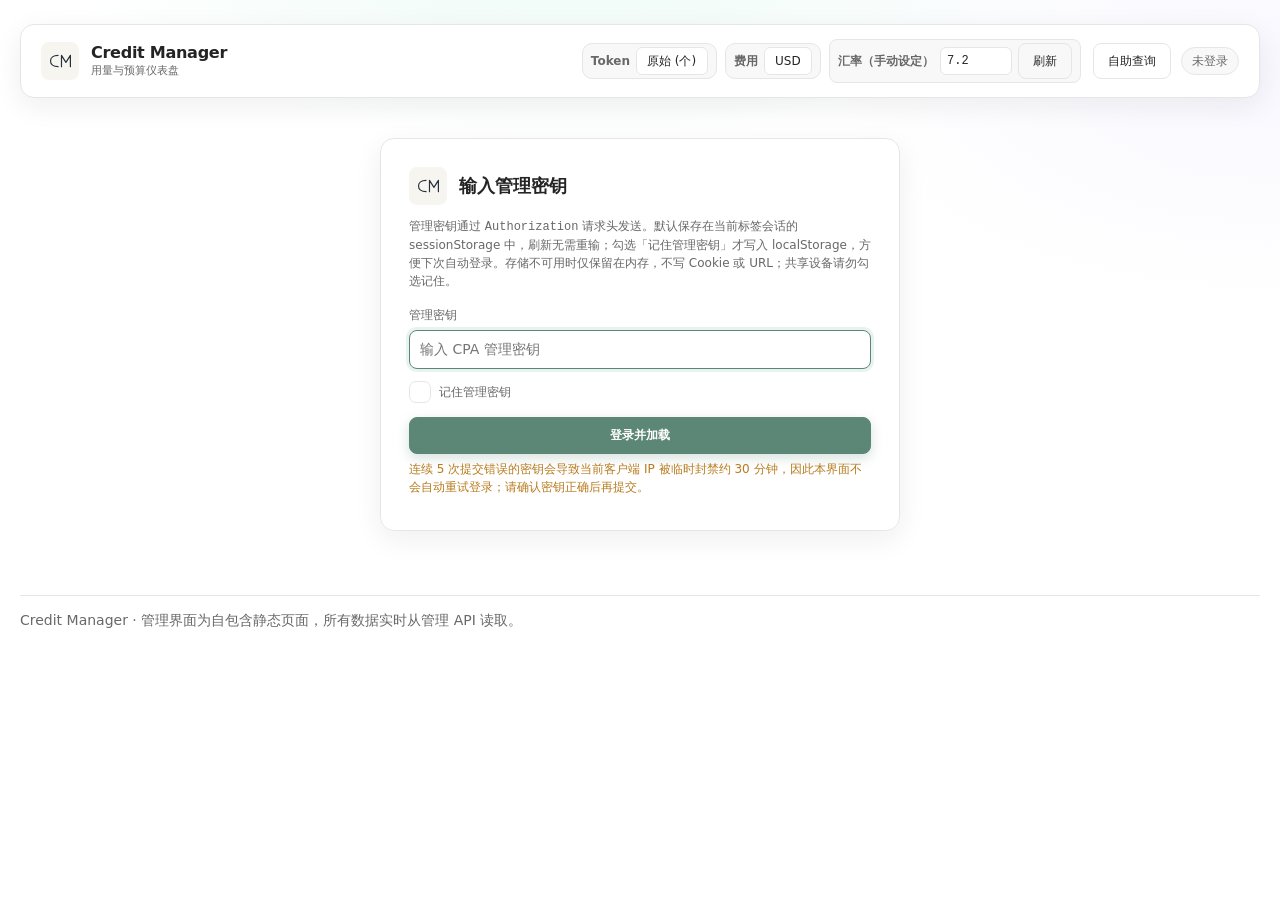
<file: internal/web/assets/index.html>
<!doctype html>
<html lang="zh-CN" data-theme="auto" data-palette="white">
<head>
<meta charset="utf-8">
<meta name="viewport" content="width=device-width, initial-scale=1">
<meta name="referrer" content="no-referrer">
<meta name="robots" content="noindex">
<title>信用管理 · Credit Manager</title>
<script>
// Boot shim: runs before first paint. Applies the CPA theme early (no white flash
// in dark mode), reads CPA cli-proxy-theme and respects prefers-color-scheme.
(function () {
  var root = document.documentElement;
  function stored(key, field) {
    var raw = '';
    try { raw = localStorage.getItem(key) || ''; } catch (_) { return ''; }
    try {
      var parsed = JSON.parse(raw);
      return parsed && typeof parsed === 'object' ? ((parsed.state || parsed)[field] || '') : parsed;
    } catch (_) { return raw; }
  }
  try {
    var theme = String(stored('cli-proxy-theme', 'theme') || 'auto').toLowerCase();
    if (['auto', 'white', 'light', 'dark'].indexOf(theme) < 0) theme = 'auto';
    var dark = window.matchMedia && window.matchMedia('(prefers-color-scheme: dark)').matches;
    root.setAttribute('data-theme', theme);
    root.setAttribute('data-palette', theme === 'auto' ? (dark ? 'dark' : 'white') : theme);
  } catch (_) {}
})();
</script>
<link rel="stylesheet" href="./style.css">
</head>
<body>
<div id="app" class="app">

  <header class="topbar">
    <div class="brand">
      <span class="brand-mark" aria-hidden="true">
        <svg viewBox="0 0 512 512"><rect width="512" height="512" rx="72" fill="#F7F5F0"/><g fill="none" stroke="#26313D" stroke-linecap="round" stroke-linejoin="round" stroke-width="16"><path d="M230 180c-63 0-102 32-102 76s39 76 102 76"/><path d="M276 332V180l60 94 60-94v152"/></g></svg>
      </span>
      <div class="brand-text">
        <span class="brand-title">Credit Manager</span>
        <span class="brand-sub">用量与预算仪表盘</span>
      </div>
    </div>
    <div class="topbar-controls">
      <div class="unit-controls" role="group" aria-label="显示单位与汇率">
        <div class="unit-switch" role="group" aria-label="Token 显示单位">
          <label for="token-unit" class="unit-switch-label">Token</label>
          <select id="token-unit" aria-label="Token 显示单位">
            <option value="raw" selected>原始 (个)</option>
            <option value="k">千 (k)</option>
            <option value="wan">万</option>
            <option value="m">百万 (m)</option>
          </select>
        </div>
        <div class="unit-switch" role="group" aria-label="费用显示货币">
          <label for="currency-unit" class="unit-switch-label">费用</label>
          <select id="currency-unit" aria-label="费用显示货币">
            <option value="USD" selected>USD</option>
            <option value="CNY">CNY</option>
          </select>
        </div>
        <div class="rate-field" id="currency-rate-wrap">
          <label for="currency-rate" class="rate-label">汇率（手动设定）</label>
          <input id="currency-rate" type="number" min="0.0001" step="0.0001" value="7.2" placeholder="7.2" aria-label="美元兑人民币汇率（手动设定）">
          <button id="btn-refresh-exchange-rate" class="btn btn-ghost btn-sm" type="button" title="从接口刷新汇率">刷新</button>
        </div>
      </div>
      <div class="topbar-actions">
        <a href="./lookup.html" class="btn btn-ghost" id="lookup-link">自助查询</a>
        <span id="session-status" class="session-status" role="status">未登录</span>
        <button id="logout-button" class="btn btn-ghost" type="button" hidden>清除密钥</button>
      </div>
    </div>
  </header>

  <section id="login-view" class="login-view" aria-labelledby="login-title">
    <div class="login-card">
      <div class="login-brand-header">
        <span class="brand-mark login-mark" aria-hidden="true">
          <svg viewBox="0 0 512 512"><rect width="512" height="512" rx="72" fill="#F7F5F0"/><g fill="none" stroke="#26313D" stroke-linecap="round" stroke-linejoin="round" stroke-width="16"><path d="M230 180c-63 0-102 32-102 76s39 76 102 76"/><path d="M276 332V180l60 94 60-94v152"/></g></svg>
        </span>
        <h2 id="login-title">输入管理密钥</h2>
      </div>
      <p class="hint">
        管理密钥通过 <code>Authorization</code> 请求头发送。默认保存在当前标签会话的 sessionStorage 中，刷新无需重输；勾选「记住管理密钥」才写入 localStorage，方便下次自动登录。存储不可用时仅保留在内存，不写 Cookie 或 URL；共享设备请勿勾选记住。
      </p>
      <form id="login-form" class="login-form" method="post" autocomplete="off" novalidate>
        <div class="field">
          <label for="management-key">管理密钥</label>
          <input id="management-key" name="management-key" type="password" autocomplete="off"
                 spellcheck="false" autocapitalize="off" required placeholder="输入 CPA 管理密钥">
        </div>
        <div class="field remember-field">
          <label for="remember-management-key" class="remember-label">
            <input id="remember-management-key" name="remember-management-key" type="checkbox">
            <span>记住管理密钥</span>
          </label>
        </div>
        <button id="login-button" class="btn btn-primary" type="submit">登录并加载</button>
      </form>
      <p id="login-error" class="inline-error" role="alert" hidden></p>
      <p class="hint hint-warn">
        连续 5 次提交错误的密钥会导致当前客户端 IP 被临时封禁约 30 分钟，因此本界面不会自动重试登录；请确认密钥正确后再提交。
      </p>
    </div>
  </section>

  <div id="main-view" hidden>

    <nav class="tabs" id="tabs" role="tablist" aria-label="管理功能">
      <button class="tab" type="button" role="tab" id="tab-overview" data-tab="overview" aria-controls="panel-overview" aria-selected="true" tabindex="0">概览</button>
      <button class="tab" type="button" role="tab" id="tab-usage" data-tab="usage" aria-controls="panel-usage" aria-selected="false" tabindex="-1">使用统计</button>
      <button class="tab" type="button" role="tab" id="tab-keys" data-tab="keys" aria-controls="panel-keys" aria-selected="false" tabindex="-1">客户端 Key</button>
      <button class="tab" type="button" role="tab" id="tab-callers" data-tab="callers" aria-controls="panel-callers" aria-selected="false" tabindex="-1">调用方</button>
      <button class="tab" type="button" role="tab" id="tab-prices" data-tab="prices" aria-controls="panel-prices" aria-selected="false" tabindex="-1">价格规则</button>
      <button class="tab" type="button" role="tab" id="tab-audit" data-tab="audit" aria-controls="panel-audit" aria-selected="false" tabindex="-1">审计日志</button>
      <button class="tab" type="button" role="tab" id="tab-credentials" data-tab="credentials" aria-controls="panel-credentials" aria-selected="false" tabindex="-1">上游凭据与额度</button>
      <button class="tab" type="button" role="tab" id="tab-health" data-tab="health" aria-controls="panel-health" aria-selected="false" tabindex="-1">运行状态</button>
    </nav>

    <main class="panels">

      <section id="panel-overview" class="panel" role="tabpanel" aria-labelledby="tab-overview" tabindex="0">
        <form id="overview-filters" class="filter-bar overview-filter-bar" autocomplete="off">
          <div class="field">
            <label for="overview-quick">时间范围</label>
            <select id="overview-quick">
              <option value="today" selected>今日</option>
              <option value="24h">最近 24 小时</option>
              <option value="7d">最近 7 天</option>
              <option value="30d">最近 30 天</option>
              <option value="90d">最近 90 天</option>
              <option value="all">全部时间</option>
              <option value="custom">自定义范围</option>
            </select>
          </div>
          <div class="field overview-custom-date" id="overview-from-wrap" hidden>
            <label for="overview-from">开始时间</label>
            <input id="overview-from" type="datetime-local" step="any">
          </div>
          <div class="field overview-custom-date" id="overview-to-wrap" hidden>
            <label for="overview-to">结束时间</label>
            <input id="overview-to" type="datetime-local" step="any">
          </div>
          <div class="field">
            <label for="overview-key">客户端 Key</label>
            <select id="overview-key"><option value="">全部</option></select>
          </div>
          <div class="field">
            <label for="overview-model">模型</label>
            <input id="overview-model" type="text" placeholder="精确模型名 / 留空全部" spellcheck="false">
          </div>
          <div class="field">
            <label for="overview-bucket">趋势粒度</label>
            <select id="overview-bucket">
              <option value="day" selected>按天</option>
              <option value="hour">按小时</option>
              <option value="month">按月</option>
            </select>
          </div>
          <div class="filter-actions">
            <button id="overview-apply" class="btn btn-primary" type="submit">刷新概览</button>
            <button id="overview-reset" class="btn btn-ghost" type="button">重置</button>
          </div>
        </form>

        <p id="overview-status" class="status-line" role="status"></p>
        <div id="overview-error" class="error-box" role="alert" hidden></div>

        <div id="overview-summary" class="card-grid overview-summary-grid" aria-label="概览指标"></div>
        <p id="overview-retention" class="note"></p>

        <div class="usage-charts-grid overview-charts-grid">
          <section class="card chart-card chart-card-tokens" aria-labelledby="overview-token-chart-title">
            <div class="card-head">
              <h3 id="overview-token-chart-title">Token 趋势</h3>
              <div id="overview-token-legend" class="legend"></div>
            </div>
            <div id="overview-token-chart" class="chart"></div>
          </section>

          <section class="card chart-card chart-card-cost" aria-labelledby="overview-cost-chart-title">
            <div class="card-head">
              <h3 id="overview-cost-chart-title">费用趋势</h3>
              <div id="overview-cost-legend" class="legend"></div>
            </div>
            <div id="overview-cost-chart" class="chart"></div>
          </section>
        </div>

        <div class="overview-analytics-grid">
          <section class="card overview-share-card" id="overview-share-card" aria-labelledby="overview-share-title">
            <div class="card-head">
              <div>
                <h3 id="overview-share-title">模型调用占比</h3>
                <span class="muted" id="overview-model-count"></span>
              </div>
              <div class="unit-switch" id="model-share-metric" role="group" aria-label="模型占比指标">
                <button type="button" data-metric="requests" class="active">调用次数</button>
                <button type="button" data-metric="tokens">Token</button>
                <button type="button" data-metric="cost">费用</button>
              </div>
            </div>
            <div class="overview-share-body">
              <div id="overview-model-share" class="chart chart-donut"></div>
              <div id="overview-model-share-legend" class="share-legend"></div>
            </div>
          </section>

          <section class="card overview-rank-card" id="overview-rank-card" aria-labelledby="overview-rank-title">
            <div class="card-head">
              <div>
                <h3 id="overview-rank-title">模型效率排行</h3>
                <span class="muted" id="overview-rank-count"></span>
              </div>
              <div class="unit-switch" id="model-rank-metric" role="group" aria-label="模型效率指标">
                <button type="button" data-metric="value" class="active">性价比</button>
                <button type="button" data-metric="unit">单次</button>
                <button type="button" data-metric="cache">缓存</button>
                <button type="button" data-metric="tps">吞吐</button>
                <button type="button" data-metric="latency">延迟</button>
              </div>
            </div>
            <p class="hint" id="overview-rank-hint">按每美元产出 Token 排序，越高越省</p>
            <div id="overview-model-rank" class="model-rank-list"></div>
          </section>
        </div>
      </section>

      <section id="panel-usage" class="panel" role="tabpanel" aria-labelledby="tab-usage" tabindex="0" hidden>
        <form id="usage-filters" class="filter-bar" autocomplete="off">
          <div class="filter-main-fields">
            <div class="field">
              <label for="usage-from">开始时间</label>
              <input id="usage-from" type="datetime-local" step="any">
            </div>
            <div class="field">
              <label for="usage-to">结束时间</label>
              <input id="usage-to" type="datetime-local" step="any">
            </div>
            <div class="field">
              <label for="usage-quick">快捷范围</label>
              <select id="usage-quick">
                <option value="">自定义</option>
                <option value="1h">最近 1 小时</option>
                <option value="24h" selected>最近 24 小时</option>
                <option value="7d">最近 7 天</option>
                <option value="30d">最近 30 天</option>
              </select>
            </div>
            <div class="field">
              <label for="usage-key">客户端 Key</label>
              <select id="usage-key"><option value="">全部</option></select>
            </div>
            <div class="field">
              <label for="usage-model">模型</label>
              <input id="usage-model" type="text" placeholder="精确模型名" spellcheck="false">
            </div>
          </div>
          <details class="filter-more" id="usage-more-filters">
            <summary>更多筛选</summary>
            <div class="filter-more-grid">
              <div class="field">
                <label for="usage-provider">上游 Provider</label>
                <input id="usage-provider" type="text" spellcheck="false">
              </div>
              <div class="field">
                <label for="usage-auth">上游凭据 (auth_id)</label>
                <input id="usage-auth" type="text" spellcheck="false">
              </div>
              <div class="field">
                <label for="usage-result">结果</label>
                <select id="usage-result">
                  <option value="">全部</option>
                  <option value="succeeded">成功（已完成）</option>
                  <option value="failed">失败</option>
                  <option value="rejected">拒绝</option>
                  <option value="canceled">取消</option>
                  <option value="active">仅执行中</option>
                  <option value="pending">用量待完整（执行中或待完整）</option>
                </select>
              </div>
              <div class="field">
                <label for="usage-search">关键词</label>
                <input id="usage-search" type="search" placeholder="ID / trace / 模型等" spellcheck="false">
              </div>
              <div class="field">
                <label for="usage-bucket">趋势粒度</label>
                <select id="usage-bucket">
                  <option value="day" selected>按天</option>
                  <option value="hour">按小时</option>
                  <option value="month">按月</option>
                </select>
              </div>
              <div class="field">
                <label for="usage-page-size">每页条数</label>
                <select id="usage-page-size">
                  <option value="20" selected>20</option>
                  <option value="50">50</option>
                  <option value="100">100</option>
                </select>
              </div>
            </div>
          </details>
          <div class="filter-actions">
            <button id="usage-apply" class="btn btn-primary" type="submit">查询</button>
            <button id="usage-reset" class="btn btn-ghost" type="button">重置</button>
          </div>
        </form>

        <p id="usage-status" class="status-line" role="status"></p>
        <div id="usage-error" class="error-box" role="alert" hidden></div>

        <div id="usage-summary" class="card-grid" aria-label="汇总"></div>
        <p id="usage-quality-note" class="note"></p>

        <div class="usage-charts-grid">
          <section class="card chart-card chart-card-requests" aria-labelledby="usage-chart-title">
            <div class="card-head">
              <h3 id="usage-chart-title">请求与执行趋势</h3>
              <div id="usage-legend" class="legend"></div>
            </div>
            <div id="usage-chart" class="chart"></div>
          </section>

          <section class="card chart-card chart-card-tokens" aria-labelledby="usage-token-chart-title">
            <div class="card-head">
              <h3 id="usage-token-chart-title">Token 趋势</h3>
              <div id="usage-token-legend" class="legend"></div>
            </div>
            <div id="usage-token-chart" class="chart"></div>
          </section>

          <section class="card chart-card chart-card-cost" aria-labelledby="usage-cost-chart-title">
            <div class="card-head">
              <h3 id="usage-cost-chart-title">费用趋势</h3>
              <div id="usage-cost-legend" class="legend"></div>
            </div>
            <div id="usage-cost-chart" class="chart"></div>
          </section>
        </div>

        <section class="card" aria-labelledby="usage-items-title">
          <div class="card-head">
            <h3 id="usage-items-title">请求明细</h3>
            <span id="usage-total" class="muted"></span>
          </div>
          <p id="usage-retention" class="note"></p>
          <div id="usage-items"></div>
          <div id="usage-pagination" class="pagination"></div>
        </section>
      </section>

      <section id="panel-keys" class="panel" role="tabpanel" aria-labelledby="tab-keys" tabindex="0" hidden>
        <div class="toolbar">
          <button id="keys-create" class="btn btn-primary" type="button">新建 Key</button>
          <button id="btn-batch-reset-tokens" class="btn btn-ghost" type="button">重置 Token</button>
          <button id="keys-refresh" class="btn btn-ghost" type="button">刷新</button>
        </div>
        <p class="hint">预算字段只用于展示，不限制调用；0 表示未设置预算。费用按实际日志与当前价格查询时计算，缺价不会阻止请求，只会显示为未定价。</p>
        <p id="keys-status" class="status-line" role="status"></p>
        <div id="keys-error" class="error-box" role="alert" hidden></div>
        <div id="keys-list"></div>
      </section>

      <section id="panel-callers" class="panel" role="tabpanel" aria-labelledby="tab-callers" tabindex="0" hidden>
        <div class="toolbar">
          <button id="callers-create" class="btn btn-primary" type="button">新建调用方</button>
          <button id="callers-refresh" class="btn btn-ghost" type="button">刷新</button>
        </div>
        <p class="hint">调用方仅用于标识使用者或团队。启用/禁用为归属元数据，不改变 Key 鉴权、并发限制或 CPA 会话粘性。</p>
        <p id="callers-status" class="status-line" role="status"></p>
        <div id="callers-error" class="error-box" role="alert" hidden></div>
        <div id="callers-list"></div>
      </section>

      <section id="panel-prices" class="panel" role="tabpanel" aria-labelledby="tab-prices" tabindex="0" hidden>
        <div class="toolbar">
          <button id="prices-create" class="btn btn-primary" type="button">新增价格</button>
          <button id="rules-create" class="btn btn-soft" type="button">新增高级规则</button>
          <button id="btn-load-model-catalog" class="btn btn-ghost" type="button">从模型库导入</button>
          <button id="prices-refresh" class="btn btn-ghost" type="button">刷新</button>
        </div>
        <p class="hint">
          精确模型价格以微美元整数保存（1 USD = 1,000,000 微美元）。高级定价规则支持通配符与上下文梯队（tiers）。
        </p>
        <p id="prices-status" class="status-line" role="status"></p>
        <div id="prices-error" class="error-box" role="alert" hidden></div>

        <div class="pricing-sections">
          <section class="card" aria-labelledby="exact-prices-title">
            <div class="card-head">
              <h3 id="exact-prices-title">精确模型价格</h3>
              <span id="prices-count" class="muted"></span>
            </div>
            <div id="prices-list"></div>
          </section>

          <section class="card" aria-labelledby="advanced-rules-title">
            <div class="card-head">
              <h3 id="advanced-rules-title">高级定价规则</h3>
              <span id="rules-count" class="muted"></span>
            </div>
            <div id="pricing-rules-list"></div>
          </section>
        </div>
      </section>

      <section id="panel-audit" class="panel" role="tabpanel" aria-labelledby="tab-audit" tabindex="0" hidden>
        <form id="audit-filters" class="filter-bar" autocomplete="off">
          <div class="field">
            <label for="audit-key-id">按 Key ID 过滤</label>
            <input id="audit-key-id" type="text" placeholder="留空为全部 Key" spellcheck="false">
          </div>
          <div class="field">
            <label for="audit-caller-id">按调用方 ID 过滤</label>
            <input id="audit-caller-id" type="text" placeholder="留空为全部调用方" spellcheck="false">
          </div>
          <div class="field">
            <label for="audit-page-size">每页条数</label>
            <select id="audit-page-size">
              <option value="20" selected>20</option>
              <option value="50">50</option>
              <option value="100">100</option>
            </select>
          </div>
          <div class="filter-actions">
            <button id="audit-apply" class="btn btn-primary" type="submit">查询日志</button>
            <button id="audit-reset" class="btn btn-ghost" type="button">重置</button>
          </div>
        </form>
        <p id="audit-status" class="status-line" role="status"></p>
        <div id="audit-error" class="error-box" role="alert" hidden></div>
        <div id="audit-list"></div>
        <div id="audit-pagination" class="pagination"></div>
      </section>

      <section id="panel-credentials" class="panel" role="tabpanel" aria-labelledby="tab-credentials" tabindex="0" hidden>
        <div class="toolbar">
          <button id="credentials-refresh" class="btn btn-primary" type="button">刷新凭据列表</button>
        </div>
        <p class="hint">
          本页只读取 CPA 的凭据列表与插件额度接口，不修改上游凭据、不导入原生密钥、不发起 OAuth 流程。
          额度是否可用完全取决于每个凭据自身上报的能力，未上报时如实显示为不支持。
        </p>
        <p id="credentials-status" class="status-line" role="status"></p>
        <div id="credentials-error" class="error-box" role="alert" hidden></div>
        <div id="credentials-list"></div>
      </section>

      <section id="panel-health" class="panel" role="tabpanel" aria-labelledby="tab-health" tabindex="0" hidden>
        <div class="toolbar">
          <button id="health-refresh" class="btn btn-primary" type="button">刷新状态</button>
        </div>
        <p id="health-status" class="status-line" role="status"></p>
        <div id="health-error" class="error-box" role="alert" hidden></div>
        <div id="health-cards" class="card-grid"></div>
        <section class="card" aria-labelledby="health-extra-title">
          <div class="card-head">
            <h3 id="health-extra-title">其他字段</h3>
          </div>
          <div id="health-extra"></div>
        </section>
      </section>

    </main>
  </div>

  <footer class="footer">
    <span class="muted">Credit Manager · 管理界面为自包含静态页面，所有数据实时从管理 API 读取。</span>
  </footer>

  <div id="modal-root" class="modal-root" hidden></div>
  <div id="toast-root" class="toast-root" role="status" aria-live="polite"></div>
</div>
<script src="./vendor/echarts-5.6.0.min.js"></script>
<script src="./charts.js"></script>
<script src="./numbers.js"></script>
<script src="./admin-pricing.js"></script>
<script src="./app.js" defer></script>
</body>
</html>
</file>
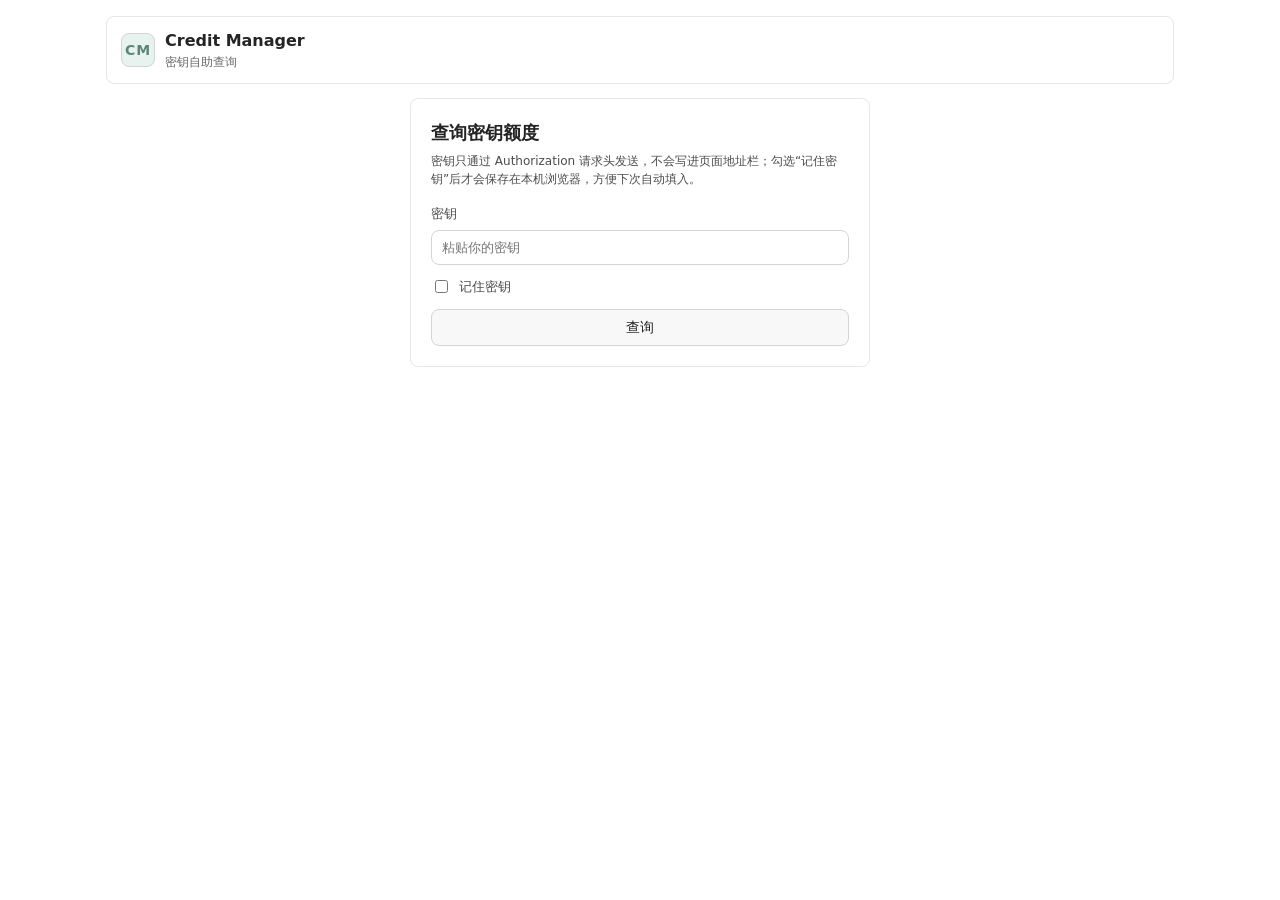
<file: internal/web/assets/lookup.html>
<!doctype html>
<html lang="zh-CN" data-palette="dark">
<head>
<meta charset="utf-8">
<meta name="viewport" content="width=device-width, initial-scale=1">
<title>密钥自助查询</title>
<link rel="stylesheet" href="./lookup.css">
</head>
<body>
<main class="app">
  <header class="topbar">
    <div class="brand">
      <span class="brand-mark" aria-hidden="true">CM</span>
      <span class="brand-text">
        <span class="brand-title">Credit Manager</span>
        <span class="brand-sub">密钥自助查询</span>
      </span>
    </div>
    <div class="topbar-actions">
      <button type="button" id="switch-key" class="ghost" hidden>更换密钥</button>
    </div>
  </header>

  <div id="banner" class="banner" role="alert" hidden></div>

  <section id="login-gate" class="gate">
    <h2>查询密钥额度</h2>
    <p class="hint">密钥只通过 Authorization 请求头发送，不会写进页面地址栏；勾选“记住密钥”后才会保存在本机浏览器，方便下次自动填入。</p>
    <form id="lookup-form" class="login-form" method="post">
      <label class="field" for="key">密钥
        <input id="key" name="key" type="password" autocomplete="off" autocapitalize="off" spellcheck="false" placeholder="粘贴你的密钥" required>
      </label>
      <label class="remember"><input id="remember-key" type="checkbox">记住密钥</label>
      <button id="submit" type="submit">查询</button>
    </form>
  </section>

  <section id="dashboard" hidden>
    <div class="section">
      <div class="section-head">
        <h2 id="key-label">密钥概览</h2>
        <span id="key-state" class="muted"></span>
      </div>
      <div id="quotas" class="cards"></div>
    </div>

    <div class="section">
      <div class="section-head">
        <h2>模型 Token 限额</h2>
        <span id="token-limits-state" class="muted"></span>
      </div>
      <div id="token-limits" class="cards"></div>
    </div>

    <div class="section">
      <div class="section-head">
        <h2>使用统计</h2>
        <span id="retention" class="muted"></span>
      </div>
      <div class="filter-bar">
        <label class="inline" for="range">时间范围</label>
        <select id="range">
          <option value="today" selected>今日</option>
          <option value="7">最近 7 天</option>
          <option value="30">最近 30 天</option>
          <option value="90">最近 90 天</option>
          <option value="all">全部保留期</option>
        </select>
        <button id="refresh" type="button">刷新</button>
      </div>
      <div id="stats" class="cards"></div>
    </div>

    <div class="section">
      <div class="section-head">
        <h2>用量趋势</h2>
        <div class="trend-controls">
          <div class="switch-group" id="grain-switch" role="group" aria-label="趋势时间维度">
            <button type="button" data-grain="hour">时</button>
            <button type="button" data-grain="day" class="active">日</button>
            <button type="button" data-grain="month">月</button>
          </div>
          <label class="inline" for="token-unit">Token 单位</label>
          <select id="token-unit">
            <option value="raw" selected>原始数量</option>
            <option value="k">千 (k)</option>
            <option value="wan">万 (w)</option>
            <option value="m">百万 (m)</option>
          </select>
          <label class="inline" for="currency">货币</label>
          <select id="currency">
            <option value="USD" selected>美元 (USD)</option>
            <option value="CNY">人民币 (CNY)</option>
          </select>
          <label class="inline" for="rate" id="rate-label" hidden>汇率 (USD→CNY)</label>
          <input id="rate" type="number" min="0.0001" step="0.0001" value="7.2" hidden>
        </div>
      </div>
      <div class="chart-grid">
        <div class="chart-card">
          <h3>请求数</h3>
          <div id="trend-requests" class="chart" aria-label="请求数趋势图"></div>
        </div>
        <div class="chart-card">
          <h3>Token 趋势</h3>
          <div id="trend-tokens" class="chart" aria-label="Token 趋势图"></div>
        </div>
        <div class="chart-card">
          <h3>费用趋势</h3>
          <div id="trend-cost" class="chart" aria-label="费用趋势图"></div>
        </div>
      </div>
      <p id="trend-empty" class="muted" hidden>当前时间范围内暂无用量记录。</p>
    </div>

    <div class="section" id="lookup-models-section" hidden>
      <div class="section-head">
        <h2>模型调用分析</h2>
        <span id="lookup-models-count" class="muted"></span>
      </div>
      <div class="chart-grid lookup-models-grid">
        <div class="chart-card">
          <h3>模型用量分布</h3>
          <div id="lookup-model-share" class="chart chart-donut" aria-label="模型用量分布环形图"></div>
        </div>
        <div class="chart-card">
          <h3>模型效率表现</h3>
          <div id="lookup-model-rank" class="model-rank-list"></div>
        </div>
      </div>
    </div>

    <div class="section">
      <div class="section-head">
        <h2>最近请求</h2>
        <span id="recent-state" class="muted"></span>
      </div>
      <div class="table-wrap">
        <table>
          <thead>
            <tr>
              <th scope="col">时间</th>
              <th scope="col">模型</th>
              <th scope="col">状态</th>
              <th scope="col" class="num">Token</th>
              <th scope="col" class="num">已定价费用小计</th>
              <th scope="col">快照</th>
            </tr>
          </thead>
          <tbody id="recent-body"></tbody>
        </table>
      </div>
      <div class="pager">
        <button id="prev" type="button">上一页</button>
        <span id="page-info" class="muted"></span>
        <button id="next" type="button">下一页</button>
      </div>
    </div>
  </section>
</main>

<dialog id="capture-modal">
  <div class="modal-head">
    <h2 id="capture-title">请求快照</h2>
    <button type="button" id="capture-close">关闭</button>
  </div>
  <div id="capture-body" class="modal-body"></div>
</dialog>

<script src="./vendor/echarts-5.6.0.min.js" defer></script>
<script src="./charts.js" defer></script>
<script src="./numbers.js" defer></script>
<script src="./lookup.js" defer></script>
</body>
</html>
</file>
<file: internal/web/assets/style.css>
/* credit-manager CPA 兼容管理界面样式：自包含纯 CSS，无外部 CDN，无 emoji。 */

:root {
  color-scheme: light;
  --bg: #ffffff;
  --panel: #ffffff;
  --panel-2: #f8f8f8;
  --card-bg: rgba(255, 255, 255, .94);
  --control: #ffffff;
  --control-hover: #ffffff;
  --table-head: #f7f7f7;
  --line: #e6e6e6;
  --text: #242424;
  --muted: #686868;
  --table-text: #282828;
  --table-muted: #5f5f5f;
  --accent: #5c8776;
  --accent-soft: #e8f3ef;
  --accent-2: #8274c9;
  --purple-soft: #f0edfa;
  --warn: #b77b1d;
  --danger: #c15b52;
  --ok: #4d9475;
  --shadow: 0 8px 28px rgba(30, 30, 30, .07);
  --radius: 10px;
  --gap: 14px;
  --mono: ui-monospace, SFMono-Regular, "SF Mono", Menlo, Consolas, "Liberation Mono", monospace;
  font-family: -apple-system, BlinkMacSystemFont, "Segoe UI", "Noto Sans SC", "PingFang SC", system-ui, sans-serif;
}

html[data-palette="white"] {
  color-scheme: light;
  --bg: #ffffff;
  --panel: #ffffff;
  --panel-2: #f8f8f8;
  --card-bg: rgba(255, 255, 255, .94);
  --control: #ffffff;
  --control-hover: #ffffff;
  --table-head: #f7f7f7;
  --line: #e6e6e6;
  --text: #242424;
  --muted: #686868;
  --table-text: #282828;
  --table-muted: #5f5f5f;
  --accent: #5c8776;
  --accent-soft: #e8f3ef;
  --accent-2: #8274c9;
  --purple-soft: #f0edfa;
  --warn: #b77b1d;
  --danger: #c15b52;
  --ok: #4d9475;
  --shadow: 0 8px 28px rgba(30, 30, 30, .07);
}

html[data-palette="light"] {
  color-scheme: light;
  --bg: #f0eee8;
  --panel: #fffdf9;
  --panel-2: #f6f4ee;
  --card-bg: rgba(255, 253, 249, .92);
  --control: #fffdf9;
  --control-hover: #ffffff;
  --table-head: #f6f4ee;
  --line: #e3e1db;
  --text: #2d2a26;
  --muted: #6d6760;
  --table-text: #2d2a26;
  --table-muted: #6d6760;
  --accent: #8b8680;
  --accent-soft: #ebe8e1;
  --accent-2: #8573bd;
  --purple-soft: #eeebf5;
  --warn: #d97706;
  --danger: #c65746;
  --ok: #168b63;
  --shadow: 0 10px 24px rgba(70, 63, 55, .09);
}

html[data-palette="dark"] {
  color-scheme: dark;
  --bg: #151412;
  --panel: #1d1b18;
  --panel-2: #25221f;
  --card-bg: rgba(29, 27, 24, .96);
  --control: #25221f;
  --control-hover: #302d29;
  --table-head: #282521;
  --line: #3a3530;
  --text: #f6f4f1;
  --muted: #b6afa3;
  --table-text: #f6f4f1;
  --table-muted: #c2bbb2;
  --accent: #b3aaa0;
  --accent-soft: #36312d;
  --accent-2: #b5a5e9;
  --purple-soft: #312c40;
  --warn: #efb860;
  --danger: #ef8779;
  --ok: #58be91;
  --shadow: 0 12px 30px rgba(0, 0, 0, .3);
}

@media (prefers-color-scheme: dark) {
  :root:not([data-palette="white"]):not([data-palette="light"]) {
    color-scheme: dark;
    --bg: #151412;
    --panel: #1d1b18;
    --panel-2: #25221f;
    --card-bg: rgba(29, 27, 24, .96);
    --control: #25221f;
    --control-hover: #302d29;
    --table-head: #282521;
    --line: #3a3530;
    --text: #f6f4f1;
    --muted: #b6afa3;
    --table-text: #f6f4f1;
    --table-muted: #c2bbb2;
    --accent: #b3aaa0;
    --accent-soft: #36312d;
    --accent-2: #b5a5e9;
    --purple-soft: #312c40;
    --warn: #efb860;
    --danger: #ef8779;
    --ok: #58be91;
    --shadow: 0 12px 30px rgba(0, 0, 0, .3);
  }
}

* { box-sizing: border-box; }

[hidden] { display: none !important; }

html, body {
  margin: 0;
  padding: 0;
  min-height: 100vh;
  background:
    radial-gradient(740px 300px at 45% -8%, rgba(90, 219, 176, .12), transparent 72%),
    radial-gradient(600px 300px at 100% 8%, rgba(121, 104, 238, .05), transparent 76%),
    var(--bg);
  color: var(--text);
  font-family: -apple-system, BlinkMacSystemFont, "Segoe UI", "Noto Sans SC", "PingFang SC", system-ui, sans-serif;
  font-size: 14px;
  line-height: 1.5;
}

html[data-palette="light"] body {
  background:
    radial-gradient(740px 300px at 45% -8%, rgba(139, 134, 128, .13), transparent 72%),
    radial-gradient(600px 300px at 100% 8%, rgba(133, 115, 189, .06), transparent 76%),
    var(--bg);
}

html[data-palette="dark"] body {
  background:
    radial-gradient(740px 300px at 45% -8%, rgba(148, 134, 119, .12), transparent 72%),
    radial-gradient(600px 300px at 100% 8%, rgba(181, 165, 233, .07), transparent 76%),
    var(--bg);
}

code, .mono, .num { font-family: var(--mono); }

.app {
  max-width: 1600px;
  margin: 0 auto;
  padding: 24px 20px 48px;
  box-sizing: border-box;
}

/* ---------- 顶栏 ---------- */

.topbar {
  display: flex;
  flex-wrap: wrap;
  align-items: center;
  justify-content: space-between;
  gap: var(--gap);
  padding: 14px 20px;
  background: var(--panel);
  border: 1px solid var(--line);
  border-radius: 14px;
  box-shadow: var(--shadow);
}

.brand {
  display: flex;
  align-items: center;
  gap: 12px;
  min-width: 0;
}

.brand-mark {
  display: inline-flex;
  align-items: center;
  justify-content: center;
  width: 38px;
  height: 38px;
  flex: 0 0 38px;
  border-radius: 8px;
  overflow: hidden;
}

.brand-mark svg {
  width: 100%;
  height: 100%;
  display: block;
}

.brand-text {
  display: flex;
  flex-direction: column;
  min-width: 0;
}

.brand-title {
  font-size: 1.15rem;
  font-weight: 700;
  letter-spacing: -0.02em;
  color: var(--text);
  line-height: 1.25;
}

.brand-sub {
  color: var(--muted);
  font-size: 0.8rem;
}

.topbar-controls {
  display: flex;
  flex-wrap: wrap;
  align-items: center;
  gap: 12px;
}

.unit-controls {
  display: inline-flex;
  flex-wrap: wrap;
  align-items: center;
  gap: 8px;
}

.unit-switch, .rate-field {
  display: inline-flex;
  align-items: center;
  gap: 6px;
  padding: 3px 8px;
  background: var(--panel-2);
  border: 1px solid var(--line);
  border-radius: 8px;
}

.unit-switch-label, .rate-label {
  font-size: 12px;
  font-weight: 600;
  color: var(--muted);
  white-space: nowrap;
}

.unit-switch select {
  appearance: none;
  border: 1px solid var(--line);
  background: var(--panel);
  color: var(--text);
  border-radius: 6px;
  padding: 4px 10px;
  font-size: 12px;
  cursor: pointer;
}

.rate-field input {
  width: 72px;
  border: 1px solid var(--line);
  background: var(--panel);
  color: var(--text);
  border-radius: 6px;
  padding: 4px 6px;
  font-size: 12px;
  font-family: var(--mono);
}

.topbar-actions {
  display: flex;
  align-items: center;
  gap: 10px;
}

.session-status {
  padding: 4px 10px;
  border-radius: 999px;
  border: 1px solid var(--line);
  background: var(--panel-2);
  color: var(--muted);
  font-size: 12px;
  white-space: nowrap;
}

.session-status.is-active {
  color: var(--ok);
  border-color: rgba(77, 148, 117, 0.4);
  background: var(--accent-soft);
}

.session-status.is-locked {
  color: var(--warn);
  border-color: rgba(183, 123, 29, 0.4);
}

/* ---------- 按钮 / 表单 ---------- */

.btn {
  appearance: none;
  border: 1px solid var(--line);
  background: var(--panel);
  color: var(--text);
  border-radius: 8px;
  padding: 8px 14px;
  cursor: pointer;
  font: inherit;
  font-size: 0.88rem;
  font-weight: 500;
  text-decoration: none;
  display: inline-flex;
  align-items: center;
  justify-content: center;
  transition: all .16s ease;
}

.btn:hover:not(:disabled) {
  border-color: #cbd5cc;
  box-shadow: 0 4px 12px rgba(41,57,46,.07);
}

.btn:disabled {
  opacity: 0.5;
  cursor: not-allowed;
}

.btn-primary {
  background: var(--accent);
  border-color: var(--accent);
  color: #ffffff;
  font-weight: 600;
  box-shadow: 0 4px 12px rgba(92, 135, 118, .25);
}

.btn-primary:hover:not(:disabled) {
  filter: brightness(1.06);
}

.btn-danger {
  background: #fff7f5;
  border-color: #f2d0cb;
  color: var(--danger);
}

html[data-palette="dark"] .btn-danger {
  background: #422522;
  border-color: #70413b;
  color: #ffb5aa;
}

.btn-ghost {
  background: transparent;
  border-color: var(--line);
}

.btn-small {
  padding: 4px 10px;
  font-size: 12px;
}

.btn-row {
  display: flex;
  flex-wrap: wrap;
  gap: 6px;
}

.field {
  display: flex;
  flex-direction: column;
  gap: 6px;
  min-width: 0;
}

.field > label {
  color: var(--muted);
  font-size: 12px;
  font-weight: 500;
}

.input-pair {
  display: flex;
  gap: 8px;
  min-width: 0;
}

.money-unit-group {
  display: flex;
  flex-direction: column;
  gap: 4px;
  flex: 1 1 0;
  min-width: 0;
}

.money-unit-tag {
  font-size: 11px;
  font-weight: 600;
  font-family: var(--mono);
  color: var(--muted);
  white-space: nowrap;
}

.money-unit-group input {
  min-width: 0;
}

input, select, textarea {
  width: 100%;
  border: 1px solid var(--line);
  background: var(--control);
  color: var(--text);
  border-radius: 8px;
  padding: 8px 10px;
  font: inherit;
  outline: none;
  transition: border-color .16s ease, box-shadow .16s ease, background .16s ease;
  box-sizing: border-box;
}

input:not(:disabled):hover, select:not(:disabled):hover, textarea:not(:disabled):hover {
  border-color: #c8d6cb;
  background: var(--control-hover);
}

input:focus, select:focus, textarea:focus, .btn:focus-visible, .tab:focus-visible {
  border-color: var(--accent);
  box-shadow: 0 0 0 3px var(--accent-soft);
  outline: none;
}

input[aria-invalid="true"], select[aria-invalid="true"], textarea[aria-invalid="true"] {
  border-color: var(--danger);
}

/* Match CPA's selection checkbox instead of the platform-native appearance. */
input[type="checkbox"]:not(.switch-input) {
  appearance: none;
  position: relative;
  width: 22px;
  height: 22px;
  min-width: 22px;
  min-height: 22px;
  border: 1px solid var(--line);
  border-radius: 7px;
  background: var(--control);
  padding: 0;
  margin: 0;
  flex: none;
  align-self: center;
  cursor: pointer;
  box-sizing: border-box;
  transition: border-color .16s ease, background-color .16s ease, box-shadow .16s ease;
}

input[type="checkbox"]:not(.switch-input)::after {
  content: "";
  position: absolute;
  left: 7px;
  top: 3px;
  width: 5px;
  height: 10px;
  border: solid #fff;
  border-width: 0 2px 2px 0;
  transform: rotate(45deg);
  opacity: 0;
}

input[type="checkbox"]:not(.switch-input):checked {
  border-color: var(--accent);
  background: var(--accent);
}

input[type="checkbox"]:not(.switch-input):checked::after {
  opacity: 1;
}

input[type="checkbox"]:not(.switch-input):not(:disabled):hover,
input[type="checkbox"]:not(.switch-input):focus-visible {
  border-color: var(--accent);
  box-shadow: 0 0 0 3px var(--accent-soft);
}

input[type="checkbox"]:not(.switch-input):disabled {
  opacity: .6;
  cursor: not-allowed;
}

.checkbox-label,
.field > label.checkbox-label {
  display: inline-flex;
  align-items: center;
  gap: 8px;
  font-size: 13px;
  color: var(--text);
  cursor: pointer;
  user-select: none;
  min-height: 36px;
}

.switch-control,
.field > label.switch-control {
  position: relative;
  display: inline-flex;
  align-items: center;
  gap: 8px;
  min-height: 36px;
  cursor: pointer;
  user-select: none;
}

input[type="checkbox"].switch-input {
  position: absolute;
  width: 0;
  height: 0;
  min-width: 0;
  min-height: 0;
  padding: 0;
  margin: 0;
  border: 0;
  opacity: 0;
}

.switch-track {
  position: relative;
  display: inline-block;
  flex: none;
  width: 44px;
  height: 24px;
  border-radius: 999px;
  background: var(--line);
  transition: background-color .2s ease;
}

.switch-thumb {
  position: absolute;
  top: 3px;
  left: 3px;
  width: 18px;
  height: 18px;
  border-radius: 50%;
  background: #fff;
  box-shadow: 0 1px 3px rgba(0, 0, 0, .15);
  transition: transform .2s ease;
}

.switch-input:checked + .switch-track {
  background: var(--accent);
}

.switch-input:checked + .switch-track .switch-thumb {
  transform: translateX(20px);
}

.switch-input:focus-visible + .switch-track {
  outline: 2px solid var(--text);
  outline-offset: 2px;
}

.switch-input:disabled + .switch-track,
.switch-input:disabled ~ .switch-label {
  opacity: .5;
  cursor: not-allowed;
}

.switch-label {
  color: var(--text);
  font-size: 13px;
  font-weight: 600;
}

@media (prefers-reduced-motion: reduce) {
  input[type="checkbox"]:not(.switch-input),
  .switch-track,
  .switch-thumb {
    transition: none;
  }
}

textarea {
  font-family: var(--mono);
  font-size: 12px;
  resize: vertical;
}

.hint {
  color: var(--muted);
  font-size: 12px;
  margin: 6px 0;
}

.hint-warn {
  color: var(--warn);
}

.note {
  color: var(--muted);
  font-size: 12px;
  margin: 6px 0;
}

.muted {
  color: var(--muted);
}

.mono-break {
  font-family: var(--mono);
  overflow-wrap: anywhere;
  word-break: normal;
}

.nowrap {
  white-space: nowrap;
}

.inline-error {
  margin: 8px 0 0;
  padding: 8px 12px;
  border-radius: 8px;
  border: 1px solid rgba(193, 91, 82, 0.4);
  background: rgba(193, 91, 82, 0.08);
  color: var(--danger);
  font-size: 13px;
}

.error-box {
  margin: 12px 0;
  padding: 12px 14px;
  border-radius: 10px;
  border: 1px solid rgba(193, 91, 82, 0.4);
  background: rgba(193, 91, 82, 0.08);
}

.error-box p {
  margin: 0 0 8px;
  color: var(--danger);
}

.status-line {
  color: var(--muted);
  font-size: 12px;
  margin: 8px 0;
}

/* ---------- 登录 ---------- */

.login-view {
  display: flex;
  justify-content: center;
  padding: 40px 0;
}

.login-card {
  width: 100%;
  max-width: 520px;
  padding: 28px;
  background: var(--card-bg);
  border: 1px solid var(--line);
  border-radius: 14px;
  box-shadow: var(--shadow);
}

.login-brand-header {
  display: flex;
  align-items: center;
  gap: 12px;
  margin-bottom: 12px;
}

.login-brand-header h2 {
  margin: 0;
  font-size: 1.25rem;
  font-weight: 700;
}

.login-form {
  display: flex;
  flex-direction: column;
  gap: 14px;
  margin: 16px 0 0;
}

.remember-field {
  margin-top: -2px;
}

.remember-label {
  display: inline-flex;
  align-items: center;
  gap: 8px;
  font-size: 13px;
  color: var(--text);
  cursor: pointer;
}

.remember-label input {
  margin: 0;
  cursor: pointer;
}

/* ---------- 标签页 ---------- */

.tabs {
  display: flex;
  gap: 8px;
  margin: 16px 0 0;
  padding-bottom: 4px;
  overflow-x: auto;
  border-bottom: 1px solid var(--line);
}

.tab {
  appearance: none;
  flex: 0 0 auto;
  padding: 8px 16px;
  border: 1px solid var(--line);
  border-radius: 8px 8px 0 0;
  background: var(--panel);
  color: var(--muted);
  font: inherit;
  font-size: 0.88rem;
  font-weight: 600;
  cursor: pointer;
  white-space: nowrap;
  transition: all .16s ease;
}

.tab:hover {
  color: var(--text);
  border-color: #cbd5cc;
  box-shadow: 0 4px 12px rgba(41,57,46,.07);
}

.tab.active, .tab[aria-selected="true"] {
  color: var(--ok);
  background: var(--accent-soft);
  border-color: var(--accent);
  border-bottom-color: transparent;
  font-weight: 650;
}

html[data-palette="light"] .tab.active, html[data-palette="light"] .tab[aria-selected="true"] {
  color: #57524c;
  border-color: #d8d3ca;
}

html[data-palette="dark"] .tab.active, html[data-palette="dark"] .tab[aria-selected="true"] {
  color: #f0ece6;
  border-color: #504940;
}

.panels {
  padding: 16px 0 8px;
}

.panel {
  min-width: 0;
}

/* ---------- 过滤区 ---------- */

.filter-bar {
  display: grid;
  grid-template-columns: repeat(auto-fit, minmax(180px, 1fr));
  gap: 12px;
  padding: 16px;
  background: var(--card-bg);
  border: 1px solid var(--line);
  border-radius: 14px;
  box-shadow: var(--shadow);
}

.filter-actions {
  display: flex;
  align-items: flex-end;
  gap: 8px;
}

.toolbar {
  display: flex;
  flex-wrap: wrap;
  gap: 8px;
  margin-bottom: 12px;
}

/* ---------- 卡片与指标 ---------- */

.card {
  margin: 14px 0;
  padding: 18px;
  background: var(--card-bg);
  border: 1px solid var(--line);
  border-radius: 14px;
  box-shadow: var(--shadow);
  min-width: 0;
  box-sizing: border-box;
}

.card-head {
  display: flex;
  flex-wrap: wrap;
  align-items: baseline;
  justify-content: space-between;
  gap: 10px;
  margin-bottom: 12px;
}

.card h3 {
  margin: 0;
  font-size: 14px;
  font-weight: 700;
}

.card-grid {
  display: grid;
  grid-template-columns: repeat(auto-fit, minmax(180px, 1fr));
  gap: 12px;
  margin: 12px 0;
}

.metric {
  position: relative;
  overflow: hidden;
  background: linear-gradient(135deg, var(--panel), var(--panel-2));
  border: 1px solid var(--line);
  border-radius: 12px;
  padding: 14px 16px;
  box-shadow: 0 4px 15px rgba(41, 57, 46, .035);
  min-width: 0;
}

.metric::before {
  content: "";
  position: absolute;
  top: 12px;
  left: 16px;
  width: 16px;
  height: 2.5px;
  border-radius: 2px;
  background: var(--accent);
}

.metric:nth-child(2n)::before { background: var(--accent-2); }
.metric:nth-child(3n)::before { background: var(--warn); }
.metric:nth-child(4n)::before { background: var(--ok); }

.metric-label {
  color: var(--muted);
  font-size: 12px;
  margin-top: 6px;
}

.metric-value {
  font-family: var(--mono);
  font-size: 1.35rem;
  font-weight: 720;
  letter-spacing: -0.025em;
  margin-top: 4px;
  overflow-wrap: anywhere;
  word-break: normal;
}

.metric.is-compact .metric-value {
  font-size: 13px;
  line-height: 1.45;
}

.metric-sub {
  color: var(--muted);
  font-size: 11px;
  margin-top: 4px;
}

.metric.is-warn .metric-value { color: var(--warn); }
.metric.is-danger .metric-value { color: var(--danger); }
.metric.is-ok .metric-value { color: var(--ok); }

/* ---------- 表格 ---------- */

.table-scroll {
  width: 100%;
  overflow-x: auto;
  -webkit-overflow-scrolling: touch;
}

table.data {
  width: 100%;
  border-collapse: collapse;
  font-size: 13px;
}

table.data.keys-table {
  min-width: 1180px;
}

.key-fingerprint, .key-principal {
  font-family: var(--mono);
  white-space: nowrap;
}

.keys-table td:last-child {
  min-width: 220px;
}

.keys-table td:first-child {
  min-width: 130px;
}

.keys-table td:nth-child(3) {
  min-width: 105px;
}

table.data th, table.data td {
  padding: 8px 10px;
  border-bottom: 1px solid var(--line);
  text-align: left;
  vertical-align: top;
}

table.data.data-wide {
  min-width: 980px;
}

table.data.data-wide td {
  font-size: 12.5px;
}

.token-lines {
  display: flex;
  flex-direction: column;
  gap: 1px;
  min-width: 168px;
}

.token-line {
  display: flex;
  justify-content: space-between;
  gap: 10px;
  font-family: var(--mono);
  font-size: 12px;
  white-space: nowrap;
}

.token-key {
  color: var(--muted);
}

table.data td.limits {
  white-space: nowrap;
  font-family: var(--mono);
  font-size: 12px;
}

table.data th {
  color: var(--table-muted);
  font-weight: 600;
  font-size: 12px;
  white-space: nowrap;
  background: var(--table-head);
}

table.data td.num, table.data th.num {
  text-align: right;
  font-family: var(--mono);
  white-space: nowrap;
}

table.data tr:last-child td {
  border-bottom: none;
}

table.data tbody tr.row-main:hover td {
  background: var(--panel-2);
}

.row-title {
  display: flex;
  flex-wrap: wrap;
  align-items: center;
  gap: 8px;
  margin: 0 0 6px;
}

.row-title .key-label {
  font-weight: 600;
}

.grid-2 {
  display: grid;
  grid-template-columns: repeat(auto-fit, minmax(220px, 1fr));
  gap: 8px 16px;
}

.kv {
  display: flex;
  gap: 8px;
  min-width: 0;
}

.kv-k {
  color: var(--muted);
  flex: 0 0 auto;
}

.kv-v {
  font-family: var(--mono);
  word-break: break-all;
  min-width: 0;
}

.request-meta {
  display: grid;
  grid-template-columns: repeat(3, minmax(0, 1fr));
  gap: 10px 16px;
}

.request-meta .kv {
  display: grid;
  grid-template-columns: minmax(0, 1fr);
  align-content: start;
  gap: 4px;
}

.request-meta .kv-v {
  word-break: normal;
  overflow-wrap: anywhere;
}

.request-meta .kv-wide {
  grid-column: 1 / -1;
}

/* ---------- 紧凑请求明细 ---------- */

#usage-items {
  display: flex;
  flex-direction: column;
  gap: 10px;
}

#usage-items > .card {
  margin: 0;
  padding: 12px 14px;
  border-radius: 10px;
  background: var(--panel);
  border: 1px solid var(--line);
  box-shadow: 0 1px 4px rgba(0, 0, 0, .02);
  transition: border-color .15s ease, box-shadow .15s ease;
}

#usage-items > .card:hover {
  border-color: #cbd5cc;
  box-shadow: 0 3px 12px rgba(41, 57, 46, .05);
}

#usage-items .row-title {
  display: flex;
  flex-wrap: wrap;
  align-items: center;
  gap: 6px 8px;
  margin: 0 0 8px;
  font-size: 12.5px;
}

#usage-items .row-title .key-label {
  font-size: 13px;
  font-weight: 700;
  color: var(--text);
}

#usage-items .row-title .pill-note {
  font-size: 11px;
  padding: 1px 6px;
  border-radius: 4px;
  background: var(--panel-2);
  border: 1px solid var(--line);
  color: var(--muted);
}

#usage-items .row-title .pill-note.is-warn {
  color: var(--warn);
  border-color: rgba(183, 123, 29, 0.35);
  background: rgba(183, 123, 29, 0.08);
}

#usage-items .btn-row {
  margin-bottom: 8px;
  gap: 6px;
}

#usage-items .request-meta {
  display: grid;
  grid-template-columns: repeat(3, minmax(0, 1fr));
  gap: 8px 14px;
  margin: 6px 0 8px;
  padding: 8px 12px;
  background: var(--panel-2);
  border-radius: 6px;
  border: 1px solid var(--line);
  font-size: 12px;
}

#usage-items .request-meta .kv {
  display: grid;
  grid-template-columns: minmax(0, 1fr);
  align-content: start;
  gap: 3px;
}

#usage-items .request-meta .kv-k {
  font-size: 11px;
  font-weight: 600;
  color: var(--muted);
}

#usage-items .request-meta .kv-v {
  font-size: 12px;
  color: var(--text);
  word-break: normal;
  overflow-wrap: anywhere;
}

#usage-items .request-meta .kv-wide {
  grid-column: 1 / -1;
  display: flex;
  flex-direction: row;
  align-items: baseline;
  gap: 8px;
  padding-top: 4px;
  border-top: 1px dashed var(--line);
}

#usage-items .table-scroll {
  margin-top: 6px;
  border-radius: 6px;
  border: 1px solid var(--line);
}

#usage-items table.data {
  font-size: 12px;
}

#usage-items table.data th {
  padding: 6px 8px;
  font-size: 11px;
  font-weight: 600;
  background: var(--table-head);
  color: var(--table-muted);
}

#usage-items table.data td {
  padding: 6px 8px;
  font-size: 12px;
  vertical-align: middle;
}

#usage-items .token-lines {
  min-width: 140px;
  gap: 0;
}

#usage-items .token-line {
  font-size: 11px;
  line-height: 1.35;
}

/* ---------- 徽标 ---------- */

.badge {
  display: inline-block;
  padding: 1px 7px;
  border-radius: 999px;
  border: 1px solid var(--line);
  font-size: 11px;
  color: var(--muted);
  white-space: nowrap;
}

.badge-ok {
  color: var(--ok);
  border-color: rgba(77, 148, 117, 0.4);
  background: var(--accent-soft);
}

.badge-warn {
  color: var(--warn);
  border-color: rgba(183, 123, 29, 0.4);
}

.badge-danger {
  color: var(--danger);
  border-color: rgba(193, 91, 82, 0.4);
}

.badge-info {
  color: var(--accent);
  border-color: var(--line);
}

.pill-note {
  color: var(--muted);
  font-size: 11px;
}

.pill-note.is-warn {
  color: var(--warn);
}

/* ---------- 图表 ---------- */

.usage-charts-grid {
  display: grid;
  grid-template-columns: repeat(2, minmax(0, 1fr));
  gap: 16px;
  margin: 16px 0;
}

.chart-card {
  margin-bottom: 0;
  min-width: 0;
}

.chart-card.chart-card-requests {
  grid-column: 1 / -1;
}

.chart {
  width: 100%;
  height: 280px;
  min-height: 280px;
  box-sizing: border-box;
  position: relative;
}

.legend {
  display: flex;
  flex-wrap: wrap;
  gap: 12px;
  color: var(--muted);
  font-size: 12px;
}

.legend-item {
  display: inline-flex;
  align-items: center;
  gap: 6px;
}

.legend-swatch {
  display: inline-block;
  width: 10px;
  height: 10px;
  border-radius: 2px;
}

.legend-swatch.line {
  height: 3px;
  border-radius: 2px;
}

/* ---------- 进度条 ---------- */

.progress {
  position: relative;
  height: 8px;
  border-radius: 999px;
  background: var(--panel-2);
  overflow: hidden;
  min-width: 90px;
}

.progress-fill {
  position: absolute;
  left: 0;
  top: 0;
  bottom: 0;
  background: var(--accent);
}

.progress-fill.warn { background: var(--warn); }
.progress-fill.danger { background: var(--danger); }

/* ---------- 空 / 加载状态 ---------- */

.empty-state, .loading-state {
  padding: 24px;
  border: 1px dashed var(--line);
  border-radius: 12px;
  color: var(--muted);
  text-align: center;
  font-size: 13px;
}

.pagination {
  display: flex;
  flex-wrap: wrap;
  align-items: center;
  gap: 8px;
  margin-top: 12px;
}

.pagination .muted {
  font-size: 12px;
}

/* ---------- 弹窗 ---------- */

.modal-root {
  position: fixed;
  inset: 0;
  z-index: 100;
  display: flex;
  align-items: flex-start;
  justify-content: center;
  padding: 4vh 16px;
  background: rgba(15, 18, 16, 0.65);
  backdrop-filter: blur(4px);
  overflow-y: auto;
}

.modal {
  width: 100%;
  max-width: 760px;
  background: var(--panel);
  border: 1px solid var(--line);
  border-radius: 14px;
  padding: 20px;
  box-shadow: 0 20px 48px rgba(0, 0, 0, 0.22);
  min-width: 0;
  box-sizing: border-box;
}

.modal.modal-wide {
  max-width: 1000px;
}

.modal-head {
  display: flex;
  align-items: baseline;
  justify-content: space-between;
  gap: 10px;
  margin-bottom: 12px;
}

.modal h2 {
  margin: 0;
  font-size: 16px;
  font-weight: 700;
}

.modal-body {
  min-width: 0;
}

.modal-foot {
  display: flex;
  flex-wrap: wrap;
  justify-content: flex-end;
  gap: 8px;
  margin-top: 16px;
}

.form-grid {
  display: grid;
  grid-template-columns: repeat(auto-fit, minmax(220px, 1fr));
  gap: 12px;
}

.form-grid .span-all {
  grid-column: 1 / -1;
}

.secret-box {
  font-family: var(--mono);
  font-size: 13px;
  padding: 12px;
  border-radius: 8px;
  border: 1px solid var(--line);
  background: var(--panel-2);
  word-break: break-all;
}

.subtabs {
  display: flex;
  gap: 6px;
  margin: 8px 0;
  flex-wrap: wrap;
}

.subtab {
  padding: 4px 10px;
  border: 1px solid var(--line);
  border-radius: 999px;
  background: transparent;
  color: var(--muted);
  font: inherit;
  font-size: 12px;
  cursor: pointer;
}

.subtab[aria-selected="true"] {
  color: var(--ok);
  border-color: var(--accent);
  background: var(--accent-soft);
}

pre.code {
  margin: 0;
  padding: 12px;
  max-height: 52vh;
  overflow: auto;
  background: var(--panel-2);
  border: 1px solid var(--line);
  border-radius: 8px;
  font-family: var(--mono);
  font-size: 12px;
  white-space: pre;
}

/* ---------- 提示 ---------- */

.toast-root {
  position: fixed;
  right: 16px;
  bottom: 16px;
  z-index: 120;
  display: flex;
  flex-direction: column;
  gap: 8px;
  max-width: min(420px, calc(100vw - 32px));
}

.toast {
  padding: 10px 14px;
  border-radius: 10px;
  border: 1px solid var(--line);
  background: var(--panel);
  box-shadow: var(--shadow);
  font-size: 13px;
  color: var(--text);
}

.toast.is-error {
  border-color: var(--danger);
  color: var(--danger);
}

.toast.is-ok {
  border-color: var(--ok);
  color: var(--ok);
}

.footer {
  margin: 24px 0 4px;
  padding-top: 14px;
  border-top: 1px solid var(--line);
}

/* ---------- 响应式断点 ---------- */

@media (max-width: 720px) {
  .app {
    padding: 10px;
    max-width: 100%;
  }
  .topbar {
    flex-direction: column;
    align-items: stretch;
    gap: 12px;
    padding: 12px;
  }
  .topbar-controls {
    flex-direction: column;
    align-items: stretch;
    gap: 10px;
  }
  .unit-controls {
    flex-direction: column;
    align-items: stretch;
    gap: 8px;
  }
  .unit-switch, .rate-field {
    width: 100%;
    justify-content: space-between;
  }
  .topbar-actions {
    justify-content: space-between;
    width: 100%;
  }
  .brand-sub {
    display: none;
  }
  .panels {
    padding-top: 12px;
  }
  .filter-bar {
    grid-template-columns: 1fr;
    padding: 12px;
  }
  .filter-actions {
    flex-direction: column;
    align-items: stretch;
  }
  .card {
    padding: 12px;
  }
  .card-grid {
    grid-template-columns: repeat(auto-fit, minmax(130px, 1fr));
  }
  .usage-charts-grid {
    grid-template-columns: 1fr;
  }
  .chart-card.chart-card-requests {
    grid-column: auto;
  }
  .chart {
    height: 260px;
    min-height: 260px;
  }
  .modal {
    padding: 14px;
  }
  .modal-root {
    padding: 2vh 8px;
  }
  .toast-root {
    left: 10px;
    right: 10px;
    bottom: 10px;
    max-width: none;
  }
  .form-grid {
    grid-template-columns: 1fr;
  }
  .request-meta {
    grid-template-columns: minmax(0, 1fr);
  }
  .table-scroll {
    overflow-x: auto;
  }
}

/* ================================================================== *
 * 概览面板 (Overview) 与增强组件
 * ================================================================== */

.overview-summary-grid {
  grid-template-columns: repeat(auto-fit, minmax(180px, 1fr));
  margin: 16px 0 8px;
}

.overview-charts-grid {
  margin: 16px 0;
}

.overview-analytics-grid {
  display: grid;
  grid-template-columns: repeat(2, minmax(0, 1fr));
  gap: 16px;
  margin: 16px 0;
}

.overview-share-body {
  display: flex;
  flex-direction: column;
  gap: 12px;
}

.chart-donut {
  width: 100%;
  height: 260px;
  min-height: 260px;
}

.share-legend {
  display: flex;
  flex-direction: column;
  gap: 6px;
  max-height: 180px;
  overflow-y: auto;
  padding-right: 4px;
}

.share-legend-item {
  display: flex;
  align-items: center;
  gap: 8px;
  font-size: 12px;
}

.share-swatch {
  width: 10px;
  height: 10px;
  border-radius: 2px;
  flex-shrink: 0;
}

.share-name {
  flex: 1;
  font-family: var(--mono);
  white-space: nowrap;
  overflow: hidden;
  text-overflow: ellipsis;
}

.share-pct {
  font-weight: 600;
  min-width: 44px;
  text-align: right;
}

.share-val {
  min-width: 70px;
  text-align: right;
  font-family: var(--mono);
}

.model-rank-list {
  display: flex;
  flex-direction: column;
  gap: 8px;
  max-height: 420px;
  overflow-y: auto;
  padding-right: 4px;
}

.model-rank-item {
  display: flex;
  align-items: center;
  gap: 12px;
  padding: 8px 12px;
  border-radius: var(--radius);
  background: var(--panel-2);
  border: 1px solid var(--line);
}

.rank-index {
  display: flex;
  align-items: center;
  justify-content: center;
  width: 24px;
  height: 24px;
  border-radius: 50%;
  font-size: 12px;
  font-weight: 700;
  background: var(--panel);
  color: var(--muted);
  flex-shrink: 0;
}

.rank-index.top-rank {
  background: var(--accent);
  color: #fff;
}

.rank-info {
  flex: 1;
  min-width: 0;
}

.rank-header {
  display: flex;
  justify-content: space-between;
  align-items: baseline;
  gap: 8px;
}

.rank-model {
  font-weight: 600;
  font-size: 13px;
  white-space: nowrap;
  overflow: hidden;
  text-overflow: ellipsis;
}

.rank-value {
  font-weight: 600;
  color: var(--accent);
  font-size: 13px;
}

.rank-meta {
  display: flex;
  gap: 12px;
  font-size: 11px;
  margin-top: 2px;
}

.unit-switch {
  display: inline-flex;
  border: 1px solid var(--line);
  border-radius: var(--radius);
  overflow: hidden;
}

.unit-switch button {
  padding: 4px 10px;
  font-size: 12px;
  background: var(--panel);
  color: var(--text);
  border: none;
  border-right: 1px solid var(--line);
  cursor: pointer;
  transition: background 0.15s, color 0.15s;
}

.unit-switch button:last-child {
  border-right: none;
}

.unit-switch button.active {
  background: var(--accent);
  color: #fff;
  font-weight: 600;
}

/* ---------- 更多筛选折叠卡 ---------- */

.filter-more {
  width: 100%;
  grid-column: 1 / -1;
}

.filter-more summary {
  cursor: pointer;
  user-select: none;
  font-size: 12px;
  font-weight: 500;
  color: var(--accent);
  padding: 4px 0;
}

.filter-more-grid {
  display: grid;
  grid-template-columns: repeat(auto-fit, minmax(150px, 1fr));
  gap: 10px 14px;
  margin-top: 8px;
  padding-top: 8px;
  border-top: 1px dashed var(--line);
}

.filter-main-fields {
  display: grid;
  grid-template-columns: minmax(185px, 1.15fr) minmax(185px, 1.15fr) minmax(100px, .65fr) minmax(130px, .85fr) minmax(140px, 1fr);
  grid-column: 1 / -1;
  gap: 10px 14px;
  width: 100%;
}

/* ---------- 定价两段式布局 ---------- */

.pricing-sections {
  display: flex;
  flex-direction: column;
  gap: 20px;
  margin-top: 16px;
}

@media (max-width: 900px) {
  .overview-analytics-grid {
    grid-template-columns: 1fr;
  }
}

/* Compact primary controls; detailed scope stays available without crowding. */
#usage-filters {
  grid-template-columns: minmax(0, 1fr) auto;
  gap: 10px 16px;
  padding: 14px 16px;
}
#usage-filters .filter-more { grid-column: 1; grid-row: 2; }
#usage-filters .filter-actions { grid-column: 2; grid-row: 2; align-self: start; }
#overview-filters { grid-template-columns: repeat(auto-fit, minmax(145px, 1fr)); }
.filter-bar .field { min-width: 0; }
.filter-bar .field input, .filter-bar .field select { width: 100%; min-width: 0; }

#overview-summary { gap: 10px; }
#overview-summary .card { margin: 0; padding: 15px 16px; box-shadow: none; }
#overview-summary .stat-label { color: var(--muted); font-size: 12px; margin-bottom: 8px; }
#overview-summary .stat-value { font-size: 1.45rem; font-weight: 650; line-height: 1.4; overflow-wrap: anywhere; }
#overview-summary .stat-sub { font-size: 11px; margin-top: 7px; }
#overview-summary .stat-card { border-top: 2px solid var(--accent); }
#overview-summary .stat-card:nth-child(2) { border-top-color: var(--accent-2); }

#usage-summary {
  grid-template-columns: repeat(7, minmax(0, 1fr));
  gap: 8px;
}
#usage-summary .metric { padding: 10px 12px; background: var(--panel); box-shadow: none; border-radius: 9px; }
#usage-summary .metric::before { display: none; }
#usage-summary .metric-label { margin: 0 0 4px; font-size: 11px; }
#usage-summary .metric-value { font-size: 1rem; overflow-wrap: anywhere; }
#usage-summary .metric-sub { font-size: 10px; margin-top: 5px; }
#usage-summary .metric:nth-child(n+8) { background: var(--panel-2); }
#usage-summary .metric:nth-child(n+8) .metric-sub { display: none; }

#usage-items .request-model { font-weight: 650; font-size: 13px; overflow-wrap: anywhere; }
.request-toolbar { display: flex; justify-content: space-between; align-items: center; flex-wrap: wrap; gap: 8px; }
.request-totals { display: flex; flex-wrap: wrap; gap: 6px 18px; font-size: 12px; color: var(--muted); }
.request-totals .is-warn { color: var(--warn); }
#usage-items .request-toolbar .btn-row { margin: 0; }
.request-detail { margin-top: 8px; border-top: 1px solid var(--line); padding-top: 6px; min-width: 0; }
.request-detail > summary { width: fit-content; cursor: pointer; color: var(--accent); font-size: 12px; padding: 3px 0; }
.request-detail[open] > summary { margin-bottom: 8px; }
.request-detail .note { overflow-wrap: anywhere; }
.request-detail > summary:focus-visible, .filter-more > summary:focus-visible {
  outline: 2px solid var(--accent); outline-offset: 3px; border-radius: 2px;
}
.table-compact { width: 100%; border-collapse: collapse; font-size: 12px; }
.table-compact th { background: var(--table-head); color: var(--table-muted); font-weight: 600; }
.table-compact th, .table-compact td { padding: 10px; text-align: left; border-bottom: 1px solid var(--line); overflow-wrap: anywhere; }
.rules-table, .catalog-table { table-layout: fixed; }
.tier-item-card { border: 1px solid var(--line); border-radius: 8px; background: var(--panel-2); padding: 12px; margin-top: 10px; }
.tier-row { flex-wrap: wrap; }
.tier-row > input, .tier-row > select { flex: 1 1 130px; min-width: 0; }
.catalog-pager { display: flex; align-items: center; flex-wrap: wrap; gap: 10px; margin-top: 12px; }

@media (max-width: 1100px) {
  .filter-main-fields { grid-template-columns: repeat(3, minmax(0, 1fr)); }
  #usage-summary { grid-template-columns: repeat(4, minmax(0, 1fr)); }
}
@media (max-width: 720px) {
  .topbar { gap: 8px; }
  .topbar-controls, .unit-controls { flex-direction: row; flex-wrap: wrap; gap: 6px; }
  .unit-switch, .rate-field { width: auto; flex: 1 1 auto; padding: 3px 6px; }
  .rate-label { font-size: 11px; }
  #usage-filters { padding: 12px; }
  .filter-main-fields { grid-template-columns: repeat(2, minmax(0, 1fr)); gap: 8px; }
  .filter-main-fields .field:last-child { grid-column: 1 / -1; }
  #usage-filters .filter-actions { flex-direction: row; }
  #overview-filters { grid-template-columns: repeat(2, minmax(0, 1fr)); gap: 8px; }
  #usage-summary { grid-template-columns: repeat(2, minmax(0, 1fr)); }
  #overview-summary { grid-template-columns: repeat(2, minmax(0, 1fr)); }
  #usage-items .request-meta { grid-template-columns: minmax(0, 1fr); }
  #usage-items .request-meta .kv-wide { flex-wrap: wrap; }
  .request-toolbar { align-items: start; }
  .request-totals { gap: 5px 12px; }
  .request-detail > summary { padding: 7px 0; }
  .rank-header, .rank-meta { flex-wrap: wrap; }
  .rank-value { overflow-wrap: anywhere; }
}
</file>
<file: internal/web/assets/lookup.css>
/* credit-manager 密钥自助查询页样式：纯 CSS，无外部依赖，无 CDN。 */

:root {
  --bg: #0f1115;
  --bg-soft: #161922;
  --bg-raised: #1d212c;
  --border: #2a3040;
  --border-strong: #3a4257;
  --text: #e7eaf0;
  --text-dim: #a2abbe;
  --text-faint: #7b849a;
  --accent: #4c8dff;
  --accent-soft: rgba(76, 141, 255, 0.14);
  --ok: #3fb950;
  --warn: #d29922;
  --danger: #f2555a;
  --mono: ui-monospace, SFMono-Regular, "SF Mono", Menlo, Consolas, "Liberation Mono", monospace;
  --radius: 8px;
  --gap: 14px;
}

/* 跟随 CPA 主题（cli-proxy-theme → data-palette），与财务控制台同一套底色。 */
html[data-palette="white"] {
  color-scheme: light;
  --bg: #ffffff;
  --bg-soft: #ffffff;
  --bg-raised: #f8f8f8;
  --border: #e6e6e6;
  --border-strong: #d4d4d4;
  --text: #242424;
  --text-dim: #4c4c4c;
  --text-faint: #686868;
  --accent: #5c8776;
  --accent-soft: #e8f3ef;
  --ok: #4d9475;
  --warn: #b77b1d;
  --danger: #c15b52;
}

html[data-palette="light"] {
  color-scheme: light;
  --bg: #f0eee8;
  --bg-soft: #fffdf9;
  --bg-raised: #f6f4ee;
  --border: #e3e1db;
  --border-strong: #d3d0c8;
  --text: #2d2a26;
  --text-dim: #4f4a44;
  --text-faint: #6d6760;
  --accent: #8b8680;
  --accent-soft: #ebe8e1;
  --ok: #168b63;
  --warn: #d97706;
  --danger: #c65746;
}

* { box-sizing: border-box; }

[hidden] { display: none !important; }

html, body {
  margin: 0;
  padding: 0;
  background: var(--bg);
  color: var(--text);
  font-family: system-ui, -apple-system, "Segoe UI", "Noto Sans SC", "PingFang SC", "Microsoft YaHei", sans-serif;
  font-size: 14px;
  line-height: 1.5;
}

.app {
  max-width: 1100px;
  margin: 0 auto;
  padding: 16px;
}

.muted { color: var(--text-faint); font-size: 12px; }
.num { text-align: right; font-family: var(--mono); }

/* ---------- 顶栏 ---------- */

.topbar {
  display: flex;
  flex-wrap: wrap;
  align-items: center;
  justify-content: space-between;
  gap: var(--gap);
  padding: 12px 14px;
  background: var(--bg-soft);
  border: 1px solid var(--border);
  border-radius: var(--radius);
}

.brand { display: flex; align-items: center; gap: 10px; min-width: 0; }

.brand-mark {
  display: inline-flex;
  align-items: center;
  justify-content: center;
  width: 34px;
  height: 34px;
  flex: 0 0 auto;
  border-radius: var(--radius);
  background: var(--accent-soft);
  border: 1px solid var(--border-strong);
  color: var(--accent);
  font-weight: 700;
  letter-spacing: 0.06em;
}

.brand-text { display: flex; flex-direction: column; min-width: 0; }
.brand-title { font-size: 16px; font-weight: 600; }
.brand-sub { color: var(--text-faint); font-size: 12px; }
.topbar-actions { display: flex; align-items: center; gap: 10px; }

button {
  font: inherit;
  color: var(--text);
  background: var(--bg-raised);
  border: 1px solid var(--border-strong);
  border-radius: var(--radius);
  padding: 7px 14px;
  cursor: pointer;
}

button:hover { border-color: var(--accent); }
button:disabled { opacity: 0.55; cursor: not-allowed; }

.ghost { background: transparent; }

input, select {
  font: inherit;
  color: var(--text);
  background: var(--bg);
  border: 1px solid var(--border-strong);
  border-radius: var(--radius);
  padding: 7px 10px;
}

input:focus, select:focus, button:focus-visible {
  outline: 2px solid var(--accent);
  outline-offset: 1px;
}

/* ---------- 提示条 ---------- */

.banner {
  margin-top: var(--gap);
  padding: 9px 12px;
  border-radius: var(--radius);
  background: rgba(242, 85, 90, 0.12);
  border: 1px solid var(--danger);
  color: var(--text);
  font-size: 13px;
}

/* ---------- 密钥登录 ---------- */

.gate {
  margin-top: var(--gap);
  padding: 20px;
  background: var(--bg-soft);
  border: 1px solid var(--border);
  border-radius: var(--radius);
  max-width: 460px;
  margin-left: auto;
  margin-right: auto;
}

.gate h2 { margin: 0 0 6px; font-size: 18px; }
.hint { margin: 0 0 16px; color: var(--text-dim); font-size: 12px; }

.login-form { display: flex; flex-direction: column; gap: 12px; }
.field { display: flex; flex-direction: column; gap: 6px; font-size: 13px; color: var(--text-dim); }
.field input { width: 100%; }
.remember { display: flex; align-items: center; gap: 8px; font-size: 13px; color: var(--text-dim); }
.remember input { padding: 0; }

/* ---------- 区块与卡片 ---------- */

.section {
  margin-top: var(--gap);
  padding: 14px;
  background: var(--bg-soft);
  border: 1px solid var(--border);
  border-radius: var(--radius);
}

.section-head {
  display: flex;
  flex-wrap: wrap;
  align-items: baseline;
  justify-content: space-between;
  gap: 8px;
  margin-bottom: 12px;
}

.section-head h2 { margin: 0; font-size: 15px; }

.cards {
  display: grid;
  grid-template-columns: repeat(auto-fill, minmax(160px, 1fr));
  gap: 10px;
}

.card {
  display: flex;
  flex-direction: column;
  gap: 4px;
  padding: 10px 12px;
  background: var(--bg-raised);
  border: 1px solid var(--border);
  border-radius: var(--radius);
}

.card-label { color: var(--text-faint); font-size: 12px; }
.card-value { font-size: 15px; font-weight: 600; font-family: var(--mono); word-break: break-word; }
.card-note { color: var(--text-dim); font-size: 12px; font-family: var(--mono); word-break: break-word; }
.card-value.ok { color: var(--ok); }
.card-value.warn { color: var(--warn); }
.card-value.danger { color: var(--danger); }

.filter-bar {
  display: flex;
  flex-wrap: wrap;
  align-items: center;
  gap: 10px;
  margin-bottom: 12px;
}

.inline { color: var(--text-dim); font-size: 13px; }

/* ---------- 趋势 ---------- */

.trend-controls {
  display: flex;
  flex-wrap: wrap;
  align-items: center;
  gap: 10px;
}

.switch-group { display: inline-flex; border: 1px solid var(--border-strong); border-radius: var(--radius); overflow: hidden; }
.switch-group button {
  border: 0;
  border-radius: 0;
  background: transparent;
  padding: 5px 12px;
  font-size: 12px;
}
.switch-group button + button { border-left: 1px solid var(--border-strong); }
.switch-group button.active { background: var(--accent-soft); color: var(--accent); }

.chart-grid { display: grid; gap: 10px; }

.chart-card {
  padding: 10px 12px;
  background: var(--bg-raised);
  border: 1px solid var(--border);
  border-radius: var(--radius);
}

.chart-card h3 { margin: 0 0 8px; font-size: 13px; color: var(--text-dim); font-weight: 500; }

/* 图表容器：ECharts 需要显式高度才能绘制，固定高度对降级条形同样适用。 */
.chart { height: 220px; min-height: 220px; overflow: auto; }

/* ---------- 表格 ---------- */

.table-wrap { overflow-x: auto; }

table { width: 100%; border-collapse: collapse; font-size: 13px; }
th, td { padding: 8px 10px; border-bottom: 1px solid var(--border); text-align: left; white-space: nowrap; }
th { color: var(--text-faint); font-weight: 500; }
tbody tr:hover { background: var(--bg-raised); }
td.model { max-width: 240px; overflow: hidden; text-overflow: ellipsis; }

.pager { display: flex; align-items: center; gap: 10px; margin-top: 12px; }

/* ---------- 快照弹窗 ---------- */

dialog {
  width: min(760px, 92vw);
  max-height: 84vh;
  padding: 0;
  color: var(--text);
  background: var(--bg-soft);
  border: 1px solid var(--border-strong);
  border-radius: var(--radius);
}

dialog::backdrop { background: rgba(0, 0, 0, 0.55); }

.modal-head {
  display: flex;
  align-items: center;
  justify-content: space-between;
  gap: 10px;
  padding: 12px 14px;
  border-bottom: 1px solid var(--border);
}

.modal-head h2 { margin: 0; font-size: 15px; }
.modal-body { padding: 12px 14px; overflow: auto; max-height: 66vh; }

.snapshot-meta { margin-bottom: 10px; color: var(--text-dim); font-size: 12px; }
.snapshot-status { font-weight: 600; }

.snapshot-section { margin-top: 12px; }
.snapshot-section h3 { margin: 0 0 6px; font-size: 13px; color: var(--text-dim); }

.header-list { margin: 0; padding: 0; list-style: none; font-family: var(--mono); font-size: 12px; }
.header-list li { padding: 2px 0; word-break: break-all; }

pre.body {
  margin: 0;
  padding: 10px;
  background: var(--bg);
  border: 1px solid var(--border);
  border-radius: var(--radius);
  font-family: var(--mono);
  font-size: 12px;
  white-space: pre-wrap;
  word-break: break-word;
  max-height: 44vh;
  overflow: auto;
}

.lookup-models-grid {
  grid-template-columns: repeat(2, minmax(0, 1fr));
}

.model-rank-list {
  display: flex;
  flex-direction: column;
  gap: 8px;
}

.model-rank-item {
  display: flex;
  align-items: center;
  gap: 12px;
  padding: 8px 10px;
  border-radius: var(--radius);
  background: var(--bg-raised);
  border: 1px solid var(--border);
}

.rank-index {
  display: flex;
  align-items: center;
  justify-content: center;
  width: 24px;
  height: 24px;
  border-radius: 50%;
  font-size: 12px;
  font-weight: 700;
  background: var(--bg-soft);
  color: var(--text-dim);
}

.rank-index.top-rank {
  background: var(--accent);
  color: #fff;
}

.rank-info {
  flex: 1;
  min-width: 0;
}

.rank-header {
  display: flex;
  justify-content: space-between;
  align-items: baseline;
  gap: 8px;
  font-size: 13px;
}

.rank-model {
  font-weight: 600;
  white-space: nowrap;
  overflow: hidden;
  text-overflow: ellipsis;
}

.rank-value {
  font-weight: 600;
  color: var(--accent);
}

.rank-meta {
  display: flex;
  gap: 10px;
  font-size: 11px;
  margin-top: 2px;
}

@media (max-width: 720px) {
  .app { padding: 10px; }
  .gate { padding: 16px; }
  .lookup-models-grid { grid-template-columns: 1fr; }
}
</file>
